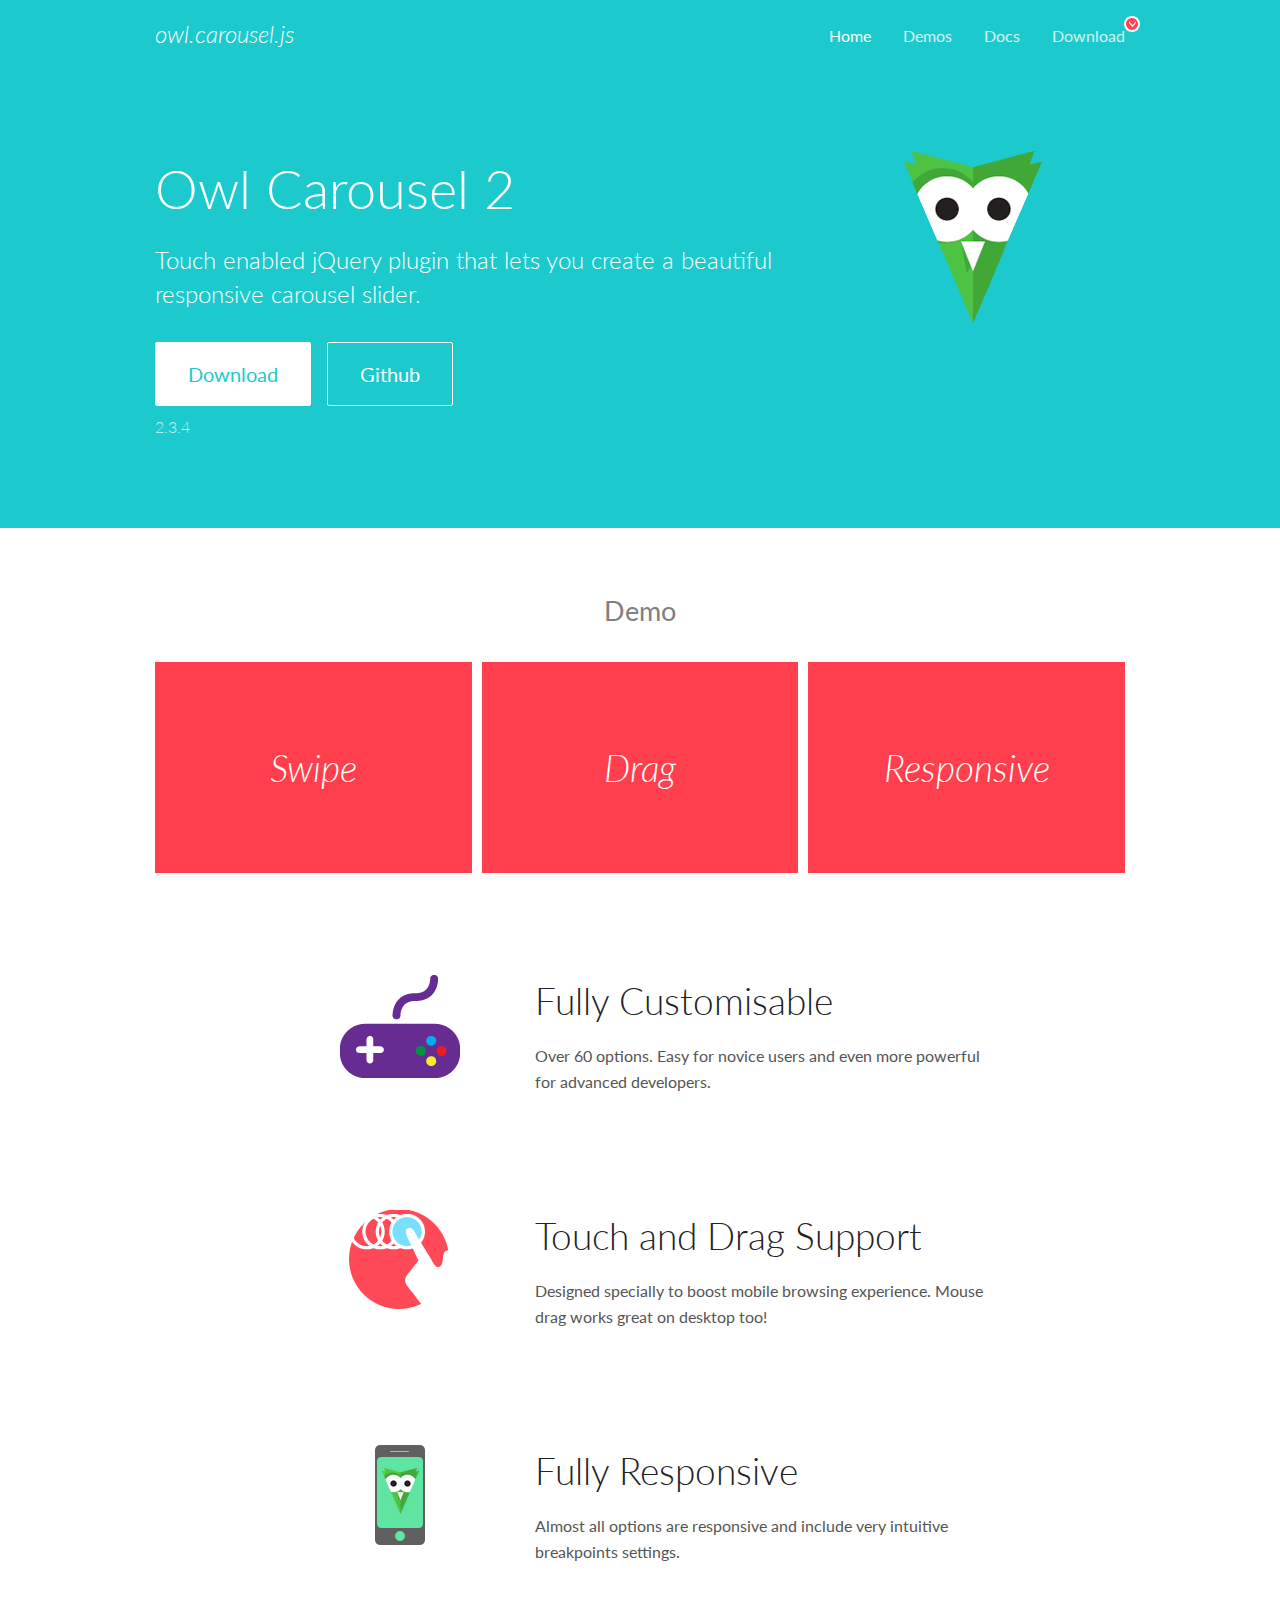
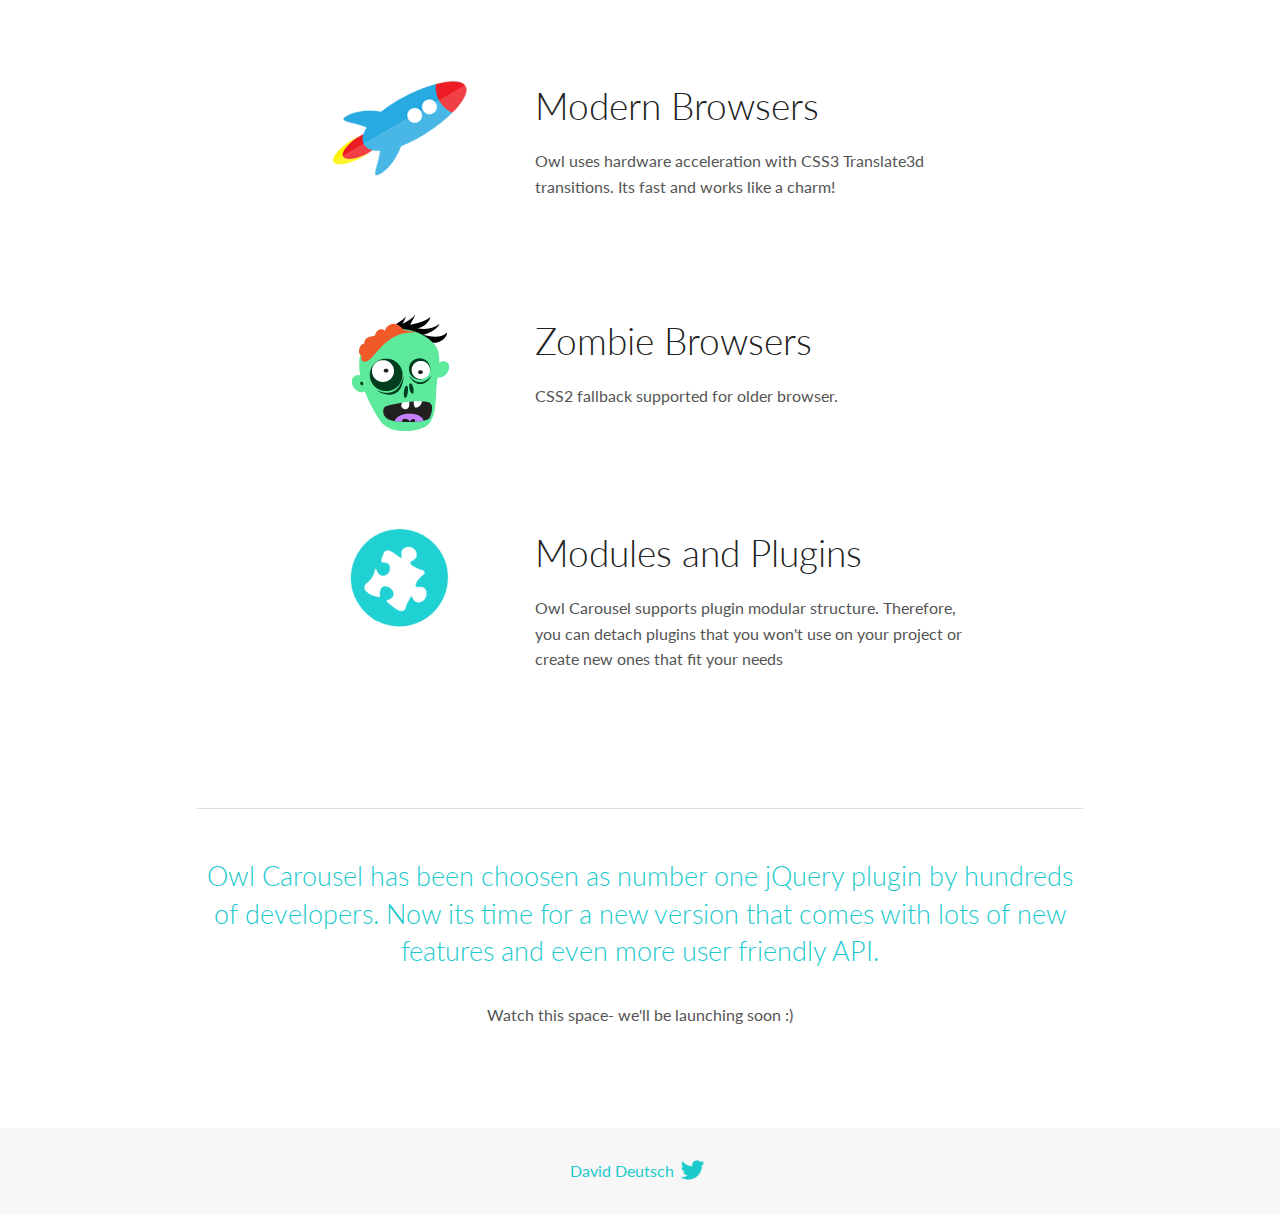
<file: owl/docs/index.html>
<!DOCTYPE html>
<html lang="en">
  <head>

    <!-- head -->
    <meta charset="utf-8">
    <meta name="msapplication-tap-highlight" content="no" />
    <meta name="viewport" content="width=device-width, initial-scale=1.0" />
    <meta name="description" content="Touch enabled jQuery plugin that lets you create beautiful responsive carousel slider.">
    <meta name="author" content="David Deutsch">
    <title>
      Home | Owl Carousel | 2.3.4
    </title>

    <!-- Stylesheets -->
    <link href='https://fonts.googleapis.com/css?family=Lato:300,400,700,400italic,300italic' rel='stylesheet' type='text/css'>
    <link rel="stylesheet" href="assets/css/docs.theme.min.css">

    <!-- Owl Stylesheets -->
    <link rel="stylesheet" href="assets/owlcarousel/assets/owl.carousel.min.css">
    <link rel="stylesheet" href="assets/owlcarousel/assets/owl.theme.default.min.css">

    <!-- HTML5 shim and Respond.js IE8 support of HTML5 elements and media queries -->

    <!--[if lt IE 9]>
      <script src="https://oss.maxcdn.com/libs/html5shiv/3.7.0/html5shiv.js"></script>
      <script src="https://oss.maxcdn.com/libs/respond.js/1.3.0/respond.min.js"></script>
    <![endif]-->

    <!-- Favicons -->
    <link rel="apple-touch-icon-precomposed" sizes="144x144" href="assets/ico/apple-touch-icon-144-precomposed.png">
    <link rel="shortcut icon" href="assets/ico/favicon.png">
    <link rel="shortcut icon" href="favicon.ico">

    <!-- Yeah i know js should not be in header. Its required for demos.-->

    <!-- javascript -->
    <script src="assets/vendors/jquery.min.js"></script>
    <script src="assets/owlcarousel/owl.carousel.js"></script>
  </head>
  <body>

    <!-- header -->
    <header class="header">
      <div class="row">
        <div class="large-12 columns">
          <div class="brand left">
            <h3>
              <a href="/OwlCarousel2/">owl.carousel.js</a> 
            </h3>
          </div>
          <a id="toggle-nav" class="right">
            <span></span> <span></span> <span></span> 
          </a> 
          <div class="nav-bar">
            <ul class="clearfix">
              <li class="active">
                <a href="/OwlCarousel2/index.html">Home</a> 
              </li>
              <li> <a href="/OwlCarousel2/demos/demos.html">Demos</a>  </li>
              <li> <a href="/OwlCarousel2/docs/started-welcome.html">Docs</a>  </li>
              <li>
                <a href="https://github.com/OwlCarousel2/OwlCarousel2/archive/2.3.4.zip">Download</a> 
                <span class="download"></span> 
              </li>
            </ul>
          </div>
        </div>
      </div>
    </header>

    <!-- home panel -->
    <section id="hero">
      <div class="row">
        <div class="large-8 medium-8 columns">
          <h1>Owl Carousel 2</h1>
          <h4>Touch enabled jQuery plugin that lets you create a beautiful responsive carousel slider.</h4>
          <a href="https://github.com/OwlCarousel2/OwlCarousel2/archive/2.3.4.zip" class="hero-button">Download</a> 
          <a href="https://github.com/OwlCarousel2/OwlCarousel2" class="hero-button outline">Github</a> 
          <p>2.3.4</p>
        </div>
        <div class="large-4 medium-4 columns">
          <img class="owl-logo" src="assets/img/owl-logo.png" alt="mr. Owl">
        </div>
      </div>
    </section>

    <!-- body -->
    <div class="home-demo">
      <div class="row">
        <div class="large-12 columns">
          <h3>Demo</h3>
          <div class="owl-carousel">
            <div class="item">
              <h2>Swipe</h2>
            </div>
            <div class="item">
              <h2>Drag</h2>
            </div>
            <div class="item">
              <h2>Responsive</h2>
            </div>
            <div class="item">
              <h2>CSS3</h2>
            </div>
            <div class="item">
              <h2>Fast</h2>
            </div>
            <div class="item">
              <h2>Easy</h2>
            </div>
            <div class="item">
              <h2>Free</h2>
            </div>
            <div class="item">
              <h2>Upgradable</h2>
            </div>
            <div class="item">
              <h2>Tons of options</h2>
            </div>
            <div class="item">
              <h2>Infinity</h2>
            </div>
            <div class="item">
              <h2>Auto Width</h2>
            </div>
          </div>
        </div>
      </div>
    </div>
    <script>
      var owl = $('.owl-carousel');
      owl.owlCarousel({
        margin: 10,
        loop: true,
        responsive: {
          0: {
            items: 1
          },
          600: {
            items: 2
          },
          1000: {
            items: 3
          }
        }
      })
    </script>

    <!-- features -->
    <div id="features">
      <div class="row">
        <div class="small-12 medium-9 small-centered columns">
          <section class="row feature">
            <div class="medium-4 small-12 columns">
              <img src="assets/img/feature-options.png" alt="">
            </div>
            <div class="medium-8 small-12 columns">
              <h2>Fully Customisable</h2>
              <p>Over 60 options. Easy for novice users and even more powerful for advanced developers.</p>
            </div>
          </section>
          <section class="row feature">
            <div class="medium-4 small-12 columns">
              <img src="assets/img/feature-drag.png" alt="">
            </div>
            <div class="medium-8 small-12 columns">
              <h2>Touch and Drag Support</h2>
              <p>Designed specially to boost mobile browsing experience. Mouse drag works great on desktop too!</p>
            </div>
          </section>
          <section class="row feature">
            <div class="medium-4 small-12 columns">
              <img src="assets/img/feature-responsive.png" alt="">
            </div>
            <div class="medium-8 small-12 columns">
              <h2>Fully Responsive</h2>
              <p>Almost all options are responsive and include very intuitive breakpoints settings.</p>
            </div>
          </section>
          <section class="row feature">
            <div class="medium-4 small-12 columns">
              <img src="assets/img/feature-modern.png" alt="">
            </div>
            <div class="medium-8 small-12 columns">
              <h2>Modern Browsers</h2>
              <p>Owl uses hardware acceleration with CSS3 Translate3d transitions. Its fast and works like a charm! </p>
            </div>
          </section>
          <section class="row feature">
            <div class="medium-4 small-12 columns">
              <img src="assets/img/feature-zombie.png" alt="">
            </div>
            <div class="medium-8 small-12 columns">
              <h2>Zombie Browsers</h2>
              <p>CSS2 fallback supported for older browser.</p>
            </div>
          </section>
          <section class="row feature">
            <div class="medium-4 small-12 columns">
              <img src="assets/img/feature-module.png" alt="">
            </div>
            <div class="medium-8 small-12 columns">
              <h2>Modules and Plugins</h2>
              <p>Owl Carousel supports plugin modular structure. Therefore, you can detach plugins that you won&#x27;t use on your project or create new ones that fit your needs</p>
            </div>
          </section>
        </div>
      </div>
    </div>

    <!-- footer -->
    <section id="teaser-text">
      <div class="row">
        <div class="small-12 medium-11 small-centered columns">
          <hr>
          <h3 id="owl-carousel-has-been-choosen-as-number-one-jquery-plugin-by-hundreds-of-developers-now-its-time-for-a-new-version-that-comes-with-lots-of-new-features-and-even-more-user-friendly-api-">Owl Carousel has been choosen as number one jQuery plugin by hundreds of developers. Now its time for a new version that comes with lots of new features and even more user friendly API.</h3>
          <p>Watch this space- we&#39;ll be launching soon :)</p>
        </div>
      </div>
    </section>

    <!-- footer -->
    <footer class="footer">
      <div class="row">
        <div class="large-12 columns">
          <h5>
            <a href="/OwlCarousel2/docs/support-contact.html">David Deutsch</a> 
            <a id="custom-tweet-button" href="https://twitter.com/share?url=https://github.com/OwlCarousel2/OwlCarousel2&text=Owl Carousel - This is so awesome! " target="_blank"></a> 
          </h5>
        </div>
      </div>
    </footer>

    <!-- vendors -->
    <script src="assets/vendors/highlight.js"></script>
    <script src="assets/js/app.js"></script>
  </body>
</html>
</file>
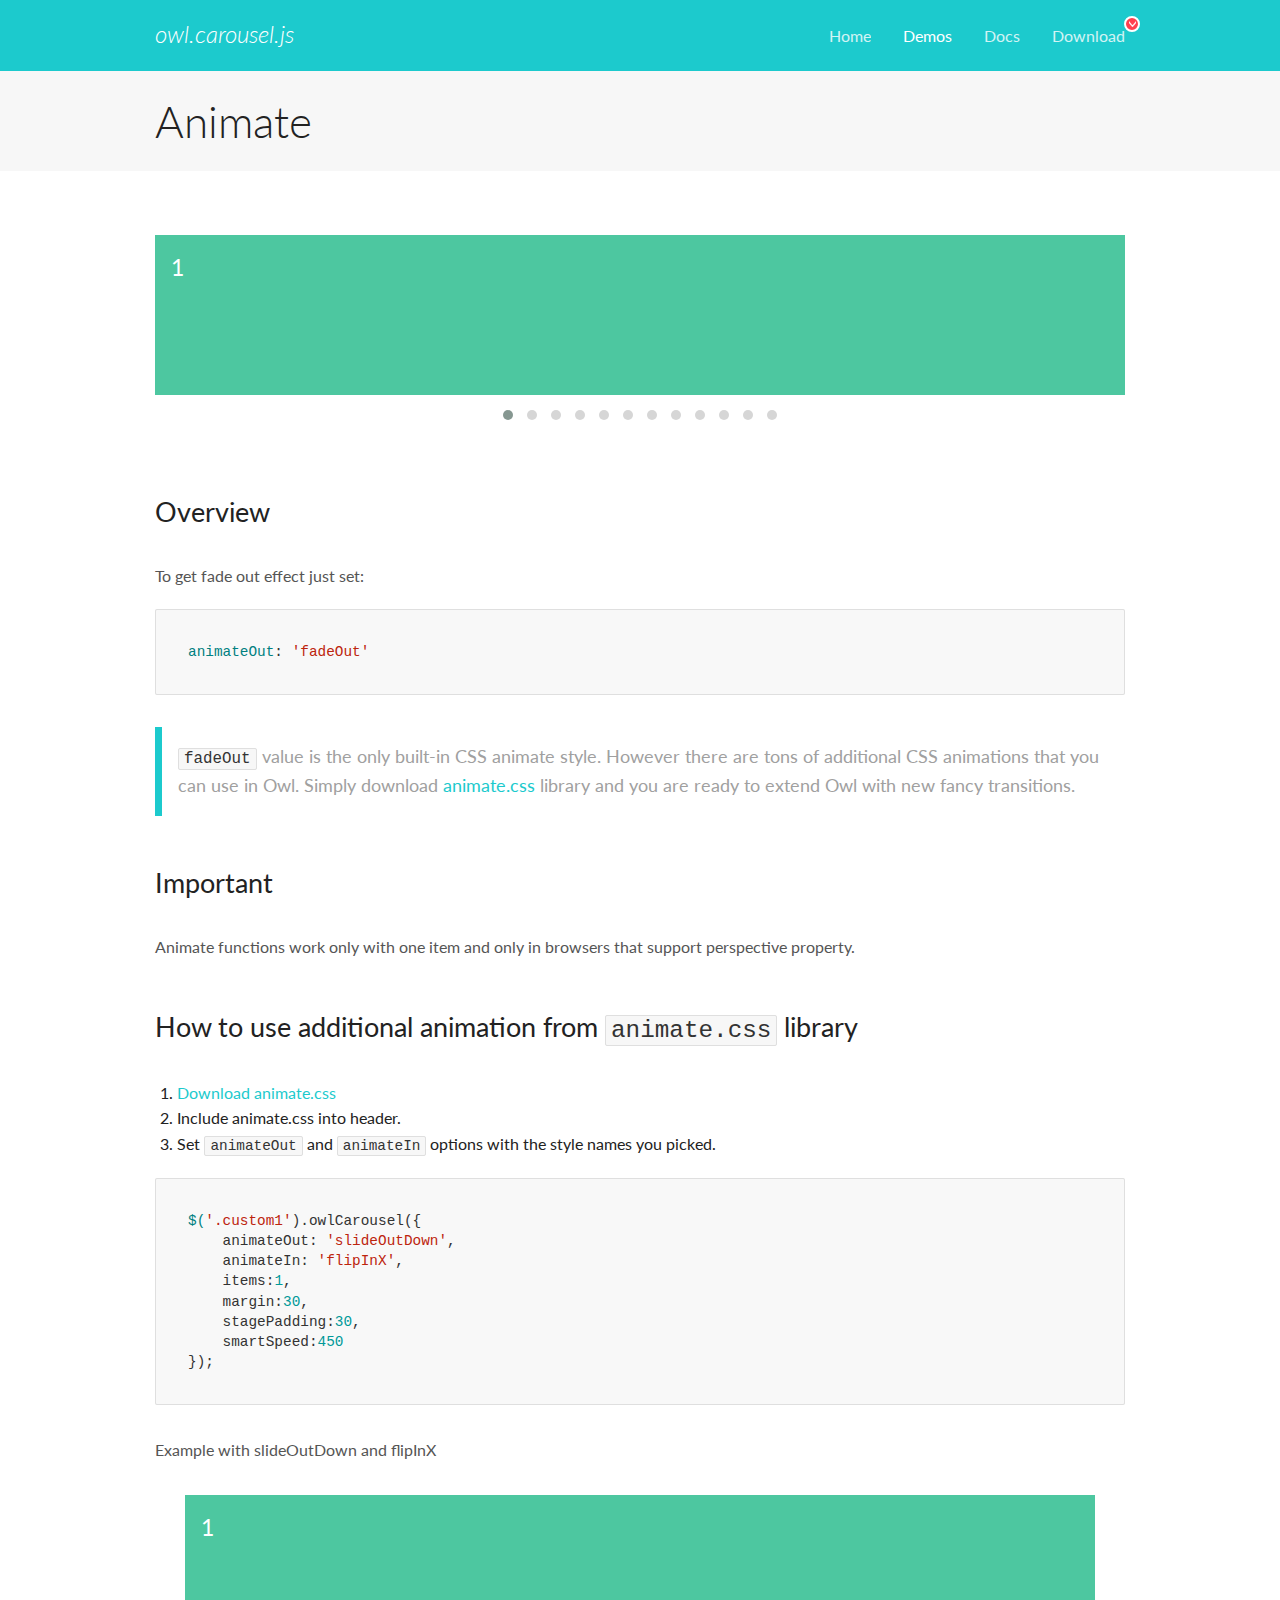
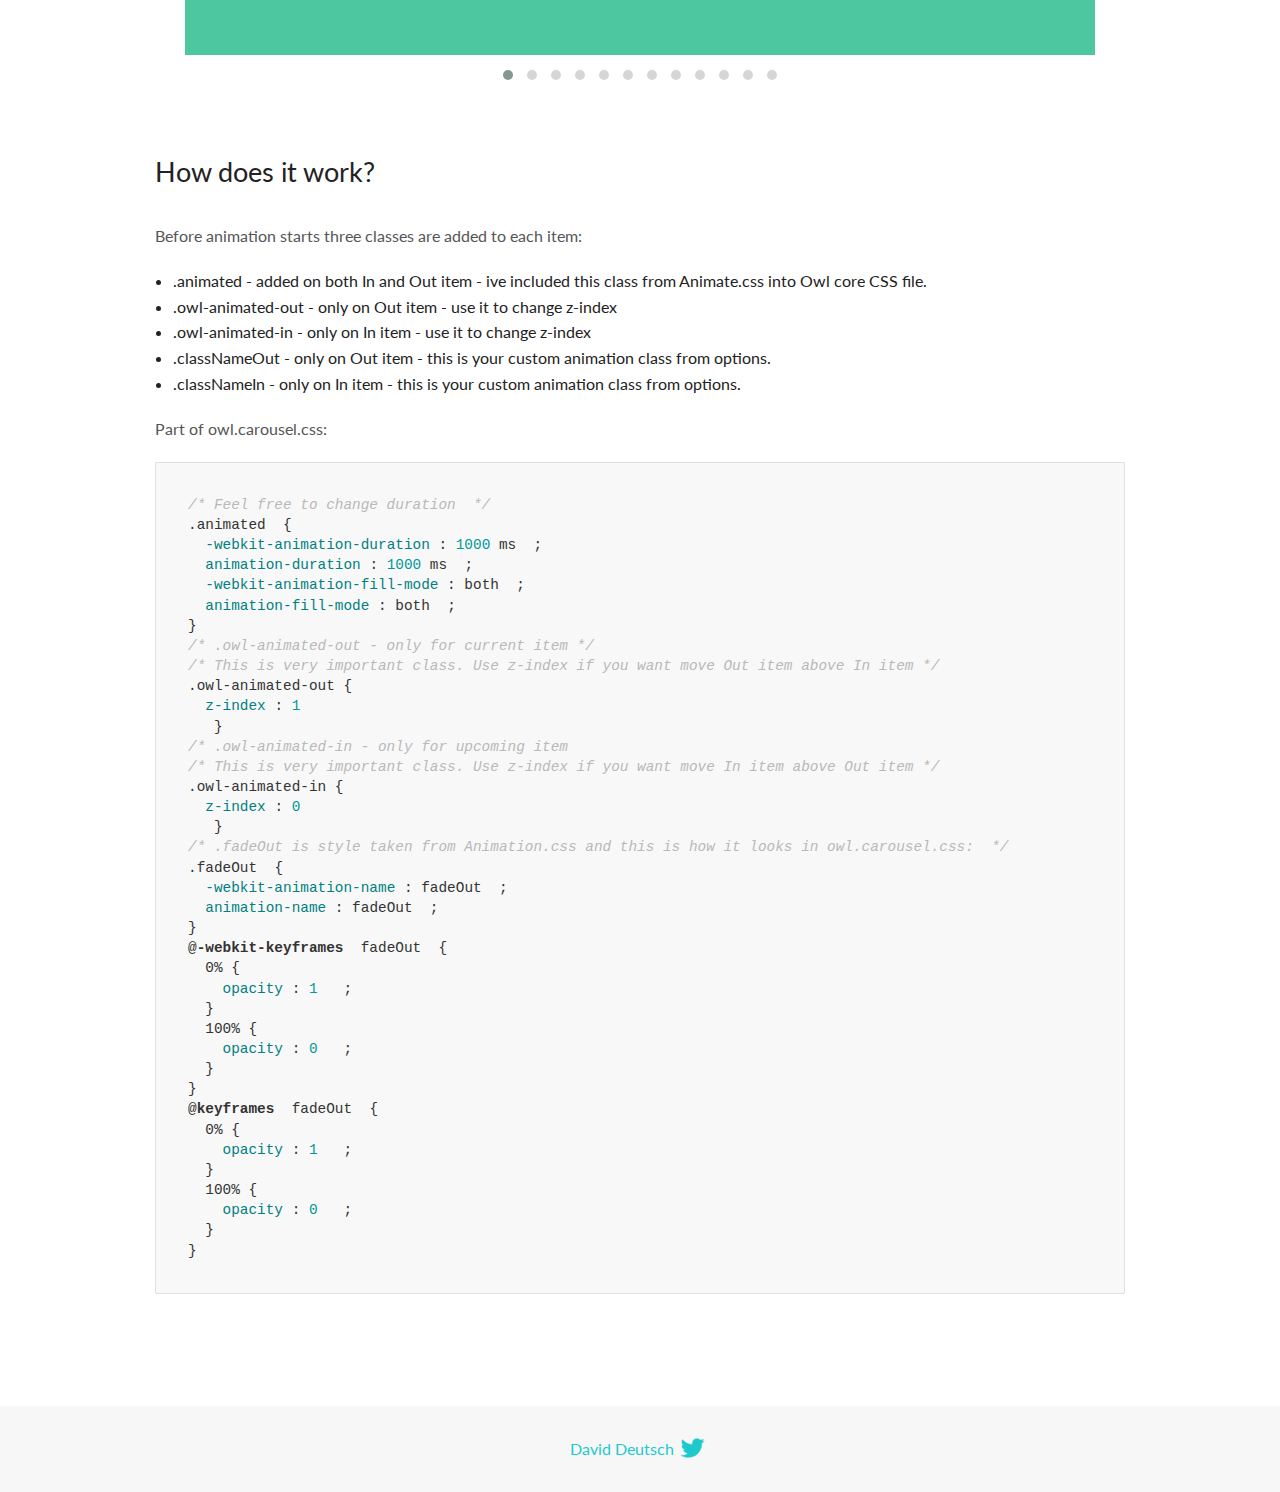
<file: owl/docs/demos/animate.html>
<!DOCTYPE html>
<html lang="en">
  <head>

    <!-- head -->
    <meta charset="utf-8">
    <meta name="msapplication-tap-highlight" content="no" />
    <meta name="viewport" content="width=device-width, initial-scale=1.0" />
    <meta name="description" content="Animate carousel">
    <meta name="author" content="David Deutsch">
    <title>
      Animate Demo | Owl Carousel | 2.3.4
    </title>

    <!-- Stylesheets -->
    <link href='https://fonts.googleapis.com/css?family=Lato:300,400,700,400italic,300italic' rel='stylesheet' type='text/css'>
    <link rel="stylesheet" href="../assets/css/docs.theme.min.css">

    <!-- Owl Stylesheets -->
    <link rel="stylesheet" href="../assets/owlcarousel/assets/owl.carousel.min.css">
    <link rel="stylesheet" href="../assets/owlcarousel/assets/owl.theme.default.min.css">

    <!-- HTML5 shim and Respond.js IE8 support of HTML5 elements and media queries -->

    <!--[if lt IE 9]>
      <script src="https://oss.maxcdn.com/libs/html5shiv/3.7.0/html5shiv.js"></script>
      <script src="https://oss.maxcdn.com/libs/respond.js/1.3.0/respond.min.js"></script>
    <![endif]-->

    <!-- Favicons -->
    <link rel="apple-touch-icon-precomposed" sizes="144x144" href="../assets/ico/apple-touch-icon-144-precomposed.png">
    <link rel="shortcut icon" href="../assets/ico/favicon.png">
    <link rel="shortcut icon" href="favicon.ico">

    <!-- Yeah i know js should not be in header. Its required for demos.-->

    <!-- javascript -->
    <script src="../assets/vendors/jquery.min.js"></script>
    <script src="../assets/owlcarousel/owl.carousel.js"></script>
  </head>
  <body>

    <!-- header -->
    <header class="header">
      <div class="row">
        <div class="large-12 columns">
          <div class="brand left">
            <h3>
              <a href="/OwlCarousel2/">owl.carousel.js</a> 
            </h3>
          </div>
          <a id="toggle-nav" class="right">
            <span></span> <span></span> <span></span> 
          </a> 
          <div class="nav-bar">
            <ul class="clearfix">
              <li> <a href="/OwlCarousel2/index.html">Home</a>  </li>
              <li class="active">
                <a href="/OwlCarousel2/demos/demos.html">Demos</a> 
              </li>
              <li> <a href="/OwlCarousel2/docs/started-welcome.html">Docs</a>  </li>
              <li>
                <a href="https://github.com/OwlCarousel2/OwlCarousel2/archive/2.3.4.zip">Download</a> 
                <span class="download"></span> 
              </li>
            </ul>
          </div>
        </div>
      </div>
    </header>

    <!-- title -->
    <section class="title">
      <div class="row">
        <div class="large-12 columns">
          <h1>Animate</h1>
        </div>
      </div>
    </section>

    <!--  Demos -->
    <section id="demos">
      <div class="row">
        <div class="large-12 columns">
          <div class="fadeOut owl-carousel owl-theme">
            <div class="item">
              <h4>1</h4>
            </div>
            <div class="item">
              <h4>2</h4>
            </div>
            <div class="item">
              <h4>3</h4>
            </div>
            <div class="item">
              <h4>4</h4>
            </div>
            <div class="item">
              <h4>5</h4>
            </div>
            <div class="item">
              <h4>6</h4>
            </div>
            <div class="item">
              <h4>7</h4>
            </div>
            <div class="item">
              <h4>8</h4>
            </div>
            <div class="item">
              <h4>9</h4>
            </div>
            <div class="item">
              <h4>10</h4>
            </div>
            <div class="item">
              <h4>11</h4>
            </div>
            <div class="item">
              <h4>12</h4>
            </div>
          </div>
          <h3 id="overview">Overview</h3>
          <p>To get fade out effect just set:</p>
          <pre><code>animateOut: &#39;fadeOut&#39;</code></pre>
          <blockquote>
            <p><code>fadeOut</code> value is the only built-in CSS animate style. However there are tons of additional CSS animations that you can use in Owl. Simply download
              <a href="https://daneden.github.io/animate.css/">animate.css</a>  library and you are ready to extend Owl with new fancy transitions.</p>
          </blockquote>
          <h3 id="important">Important</h3>
          <p>Animate functions work only with one item and only in browsers that support perspective property.</p>
          <h3 id="how-to-use-additional-animation-from-animate-css-library">How to use additional animation from <code>animate.css</code> library</h3>
          <ol>
            <li> <a href="https://daneden.github.io/animate.css/">Download animate.css</a>  </li>
            <li>Include animate.css into header.</li>
            <li>Set <code>animateOut</code> and <code>animateIn</code> options with the style names you picked.</li>
          </ol>
          <pre><code>$(&#39;.custom1&#39;).owlCarousel({
    animateOut: &#39;slideOutDown&#39;,
    animateIn: &#39;flipInX&#39;,
    items:1,
    margin:30,
    stagePadding:30,
    smartSpeed:450
});</code></pre>
          <p>Example with slideOutDown and flipInX</p>
          <div class="custom1 owl-carousel owl-theme">
            <div class="item">
              <h4>1</h4>
            </div>
            <div class="item">
              <h4>2</h4>
            </div>
            <div class="item">
              <h4>3</h4>
            </div>
            <div class="item">
              <h4>4</h4>
            </div>
            <div class="item">
              <h4>5</h4>
            </div>
            <div class="item">
              <h4>6</h4>
            </div>
            <div class="item">
              <h4>7</h4>
            </div>
            <div class="item">
              <h4>8</h4>
            </div>
            <div class="item">
              <h4>9</h4>
            </div>
            <div class="item">
              <h4>10</h4>
            </div>
            <div class="item">
              <h4>11</h4>
            </div>
            <div class="item">
              <h4>12</h4>
            </div>
          </div>
          <h3 id="how-does-it-work-">How does it work?</h3>
          <p>Before animation starts three classes are added to each item:</p>
          <ul>
            <li>.animated - added on both In and Out item - ive included this class from Animate.css into Owl core CSS file.</li>
            <li>.owl-animated-out - only on Out item - use it to change z-index</li>
            <li>.owl-animated-in - only on In item - use it to change z-index</li>
            <li>.classNameOut - only on Out item - this is your custom animation class from options.</li>
            <li>.classNameIn - only on In item - this is your custom animation class from options.</li>
          </ul>
          <p>Part of owl.carousel.css:</p>
          <pre><code class="language-css"><span class="comment">/* Feel free to change duration  */</span> 
<span class="class">.animated</span>  <span class="rules">{
  <span class="rule"><span class="attribute">-webkit-animation-duration</span> :<span class="value"> <span class="number">1000</span> ms</span> </span> ;
  <span class="rule"><span class="attribute">animation-duration</span> :<span class="value"> <span class="number">1000</span> ms</span> </span> ;
  <span class="rule"><span class="attribute">-webkit-animation-fill-mode</span> :<span class="value"> both</span> </span> ;
  <span class="rule"><span class="attribute">animation-fill-mode</span> :<span class="value"> both</span> </span> ;
<span class="rule">}</span> </span> 
<span class="comment">/* .owl-animated-out - only for current item */</span> 
<span class="comment">/* This is very important class. Use z-index if you want move Out item above In item */</span> 
<span class="class">.owl-animated-out</span> <span class="rules">{
  <span class="rule"><span class="attribute">z-index</span> :<span class="value"> <span class="number">1</span> 
</span> </span> </span> }
<span class="comment">/* .owl-animated-in - only for upcoming item
/* This is very important class. Use z-index if you want move In item above Out item */</span> 
<span class="class">.owl-animated-in</span> <span class="rules">{
  <span class="rule"><span class="attribute">z-index</span> :<span class="value"> <span class="number">0</span> 
</span> </span> </span> }
<span class="comment">/* .fadeOut is style taken from Animation.css and this is how it looks in owl.carousel.css:  */</span> 
<span class="class">.fadeOut</span>  <span class="rules">{
  <span class="rule"><span class="attribute">-webkit-animation-name</span> :<span class="value"> fadeOut</span> </span> ;
  <span class="rule"><span class="attribute">animation-name</span> :<span class="value"> fadeOut</span> </span> ;
<span class="rule">}</span> </span> 
<span class="at_rule">@<span class="keyword">-webkit-keyframes</span>  fadeOut </span> {
  0% <span class="rules">{
    <span class="rule"><span class="attribute">opacity</span> :<span class="value"> <span class="number">1</span> </span> </span> ;
  <span class="rule">}</span> </span> 
  100% <span class="rules">{
    <span class="rule"><span class="attribute">opacity</span> :<span class="value"> <span class="number">0</span> </span> </span> ;
  <span class="rule">}</span> </span> 
}
<span class="at_rule">@<span class="keyword">keyframes</span>  fadeOut </span> {
  0% <span class="rules">{
    <span class="rule"><span class="attribute">opacity</span> :<span class="value"> <span class="number">1</span> </span> </span> ;
  <span class="rule">}</span> </span> 
  100% <span class="rules">{
    <span class="rule"><span class="attribute">opacity</span> :<span class="value"> <span class="number">0</span> </span> </span> ;
  <span class="rule">}</span> </span> 
}</code></pre>
          <link rel="stylesheet" href="../assets/css/animate.css">
          <script>
            jQuery(document).ready(function($) {
              $('.fadeOut').owlCarousel({
                items: 1,
                animateOut: 'fadeOut',
                loop: true,
                margin: 10,
              });
              $('.custom1').owlCarousel({
                animateOut: 'slideOutDown',
                animateIn: 'flipInX',
                items: 1,
                margin: 30,
                stagePadding: 30,
                smartSpeed: 450
              });
            });
          </script>
        </div>
      </div>
    </section>

    <!-- footer -->
    <footer class="footer">
      <div class="row">
        <div class="large-12 columns">
          <h5>
            <a href="/OwlCarousel2/docs/support-contact.html">David Deutsch</a> 
            <a id="custom-tweet-button" href="https://twitter.com/share?url=https://github.com/OwlCarousel2/OwlCarousel2&text=Owl Carousel - This is so awesome! " target="_blank"></a> 
          </h5>
        </div>
      </div>
    </footer>

    <!-- vendors -->
    <script src="../assets/vendors/highlight.js"></script>
    <script src="../assets/js/app.js"></script>
  </body>
</html>
</file>
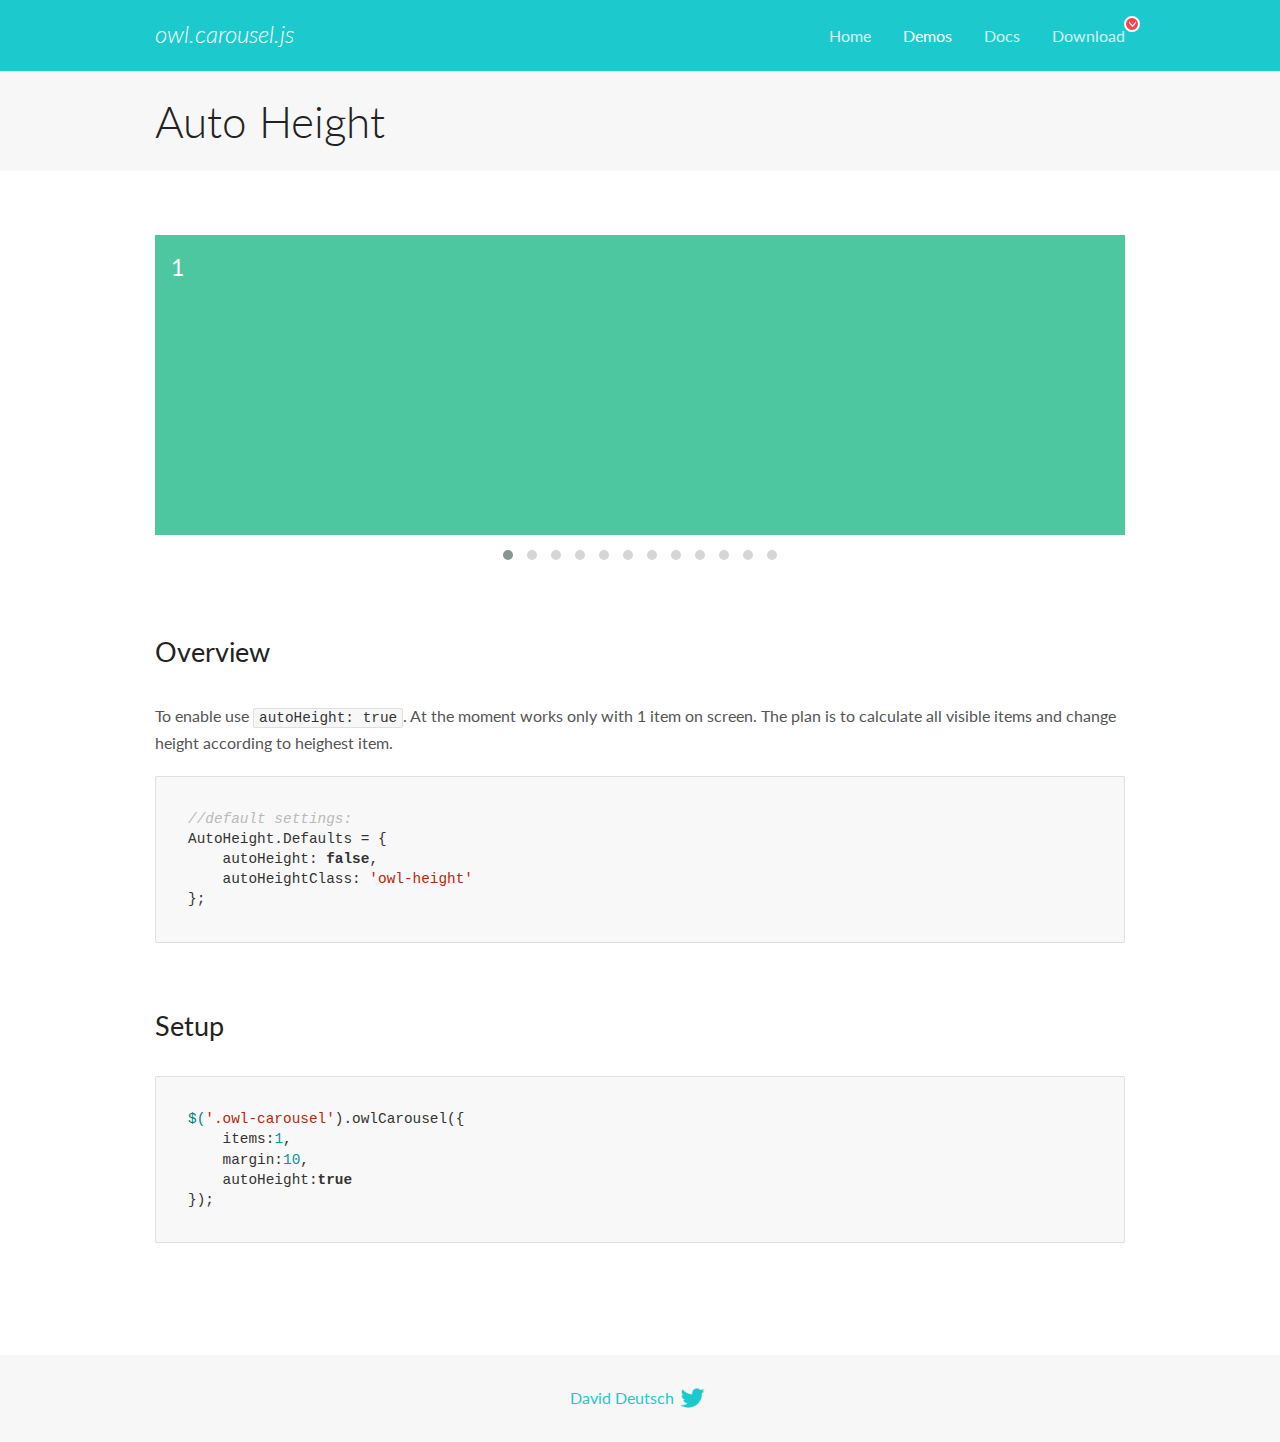
<file: owl/docs/demos/autoheight.html>
<!DOCTYPE html>
<html lang="en">
  <head>

    <!-- head -->
    <meta charset="utf-8">
    <meta name="msapplication-tap-highlight" content="no" />
    <meta name="viewport" content="width=device-width, initial-scale=1.0" />
    <meta name="description" content="autoHeight usage demo">
    <meta name="author" content="David Deutsch">
    <title>
      Auto Height Demo | Owl Carousel | 2.3.4
    </title>

    <!-- Stylesheets -->
    <link href='https://fonts.googleapis.com/css?family=Lato:300,400,700,400italic,300italic' rel='stylesheet' type='text/css'>
    <link rel="stylesheet" href="../assets/css/docs.theme.min.css">

    <!-- Owl Stylesheets -->
    <link rel="stylesheet" href="../assets/owlcarousel/assets/owl.carousel.min.css">
    <link rel="stylesheet" href="../assets/owlcarousel/assets/owl.theme.default.min.css">

    <!-- HTML5 shim and Respond.js IE8 support of HTML5 elements and media queries -->

    <!--[if lt IE 9]>
      <script src="https://oss.maxcdn.com/libs/html5shiv/3.7.0/html5shiv.js"></script>
      <script src="https://oss.maxcdn.com/libs/respond.js/1.3.0/respond.min.js"></script>
    <![endif]-->

    <!-- Favicons -->
    <link rel="apple-touch-icon-precomposed" sizes="144x144" href="../assets/ico/apple-touch-icon-144-precomposed.png">
    <link rel="shortcut icon" href="../assets/ico/favicon.png">
    <link rel="shortcut icon" href="favicon.ico">

    <!-- Yeah i know js should not be in header. Its required for demos.-->

    <!-- javascript -->
    <script src="../assets/vendors/jquery.min.js"></script>
    <script src="../assets/owlcarousel/owl.carousel.js"></script>
  </head>
  <body>

    <!-- header -->
    <header class="header">
      <div class="row">
        <div class="large-12 columns">
          <div class="brand left">
            <h3>
              <a href="/OwlCarousel2/">owl.carousel.js</a> 
            </h3>
          </div>
          <a id="toggle-nav" class="right">
            <span></span> <span></span> <span></span> 
          </a> 
          <div class="nav-bar">
            <ul class="clearfix">
              <li> <a href="/OwlCarousel2/index.html">Home</a>  </li>
              <li class="active">
                <a href="/OwlCarousel2/demos/demos.html">Demos</a> 
              </li>
              <li> <a href="/OwlCarousel2/docs/started-welcome.html">Docs</a>  </li>
              <li>
                <a href="https://github.com/OwlCarousel2/OwlCarousel2/archive/2.3.4.zip">Download</a> 
                <span class="download"></span> 
              </li>
            </ul>
          </div>
        </div>
      </div>
    </header>

    <!-- title -->
    <section class="title">
      <div class="row">
        <div class="large-12 columns">
          <h1>Auto Height</h1>
        </div>
      </div>
    </section>

    <!--  Demos -->
    <section id="demos">
      <div class="row">
        <div class="large-12 columns">
          <div class="owl-carousel owl-theme">
            <div class="item" style="height:300px">
              <h4>1</h4>
            </div>
            <div class="item" style="height:100px">
              <h4>2</h4>
            </div>
            <div class="item" style="height:500px">
              <h4>3</h4>
            </div>
            <div class="item" style="height:250px">
              <h4>4</h4>
            </div>
            <div class="item" style="height:400px">
              <h4>5</h4>
            </div>
            <div class="item" style="height:500px">
              <h4>6</h4>
            </div>
            <div class="item" style="height:600px">
              <h4>7</h4>
            </div>
            <div class="item" style="height:400px">
              <h4>8</h4>
            </div>
            <div class="item" style="height:300px">
              <h4>9</h4>
            </div>
            <div class="item" style="height:350px">
              <h4>10</h4>
            </div>
            <div class="item" style="height:200px">
              <h4>11</h4>
            </div>
            <div class="item" style="height:150px">
              <h4>12</h4>
            </div>
          </div>
          <h3 id="overview">Overview</h3>
          <p>To enable use <code>autoHeight: true</code>. At the moment works only with 1 item on screen. The plan is to calculate all visible items and change height according to heighest item.</p>
          <pre><code>//default settings:
AutoHeight.Defaults = {
    autoHeight: false,
    autoHeightClass: &#39;owl-height&#39;
};</code></pre>
          <h3 id="setup">Setup</h3>
          <pre><code>$(&#39;.owl-carousel&#39;).owlCarousel({
    items:1,
    margin:10,
    autoHeight:true
});</code></pre>
          <script>
            $(document).ready(function() {
              $('.owl-carousel').owlCarousel({
                items: 1,
                margin: 10,
                autoHeight: true
              });
            })
          </script>
        </div>
      </div>
    </section>

    <!-- footer -->
    <footer class="footer">
      <div class="row">
        <div class="large-12 columns">
          <h5>
            <a href="/OwlCarousel2/docs/support-contact.html">David Deutsch</a> 
            <a id="custom-tweet-button" href="https://twitter.com/share?url=https://github.com/OwlCarousel2/OwlCarousel2&text=Owl Carousel - This is so awesome! " target="_blank"></a> 
          </h5>
        </div>
      </div>
    </footer>

    <!-- vendors -->
    <script src="../assets/vendors/highlight.js"></script>
    <script src="../assets/js/app.js"></script>
  </body>
</html>
</file>
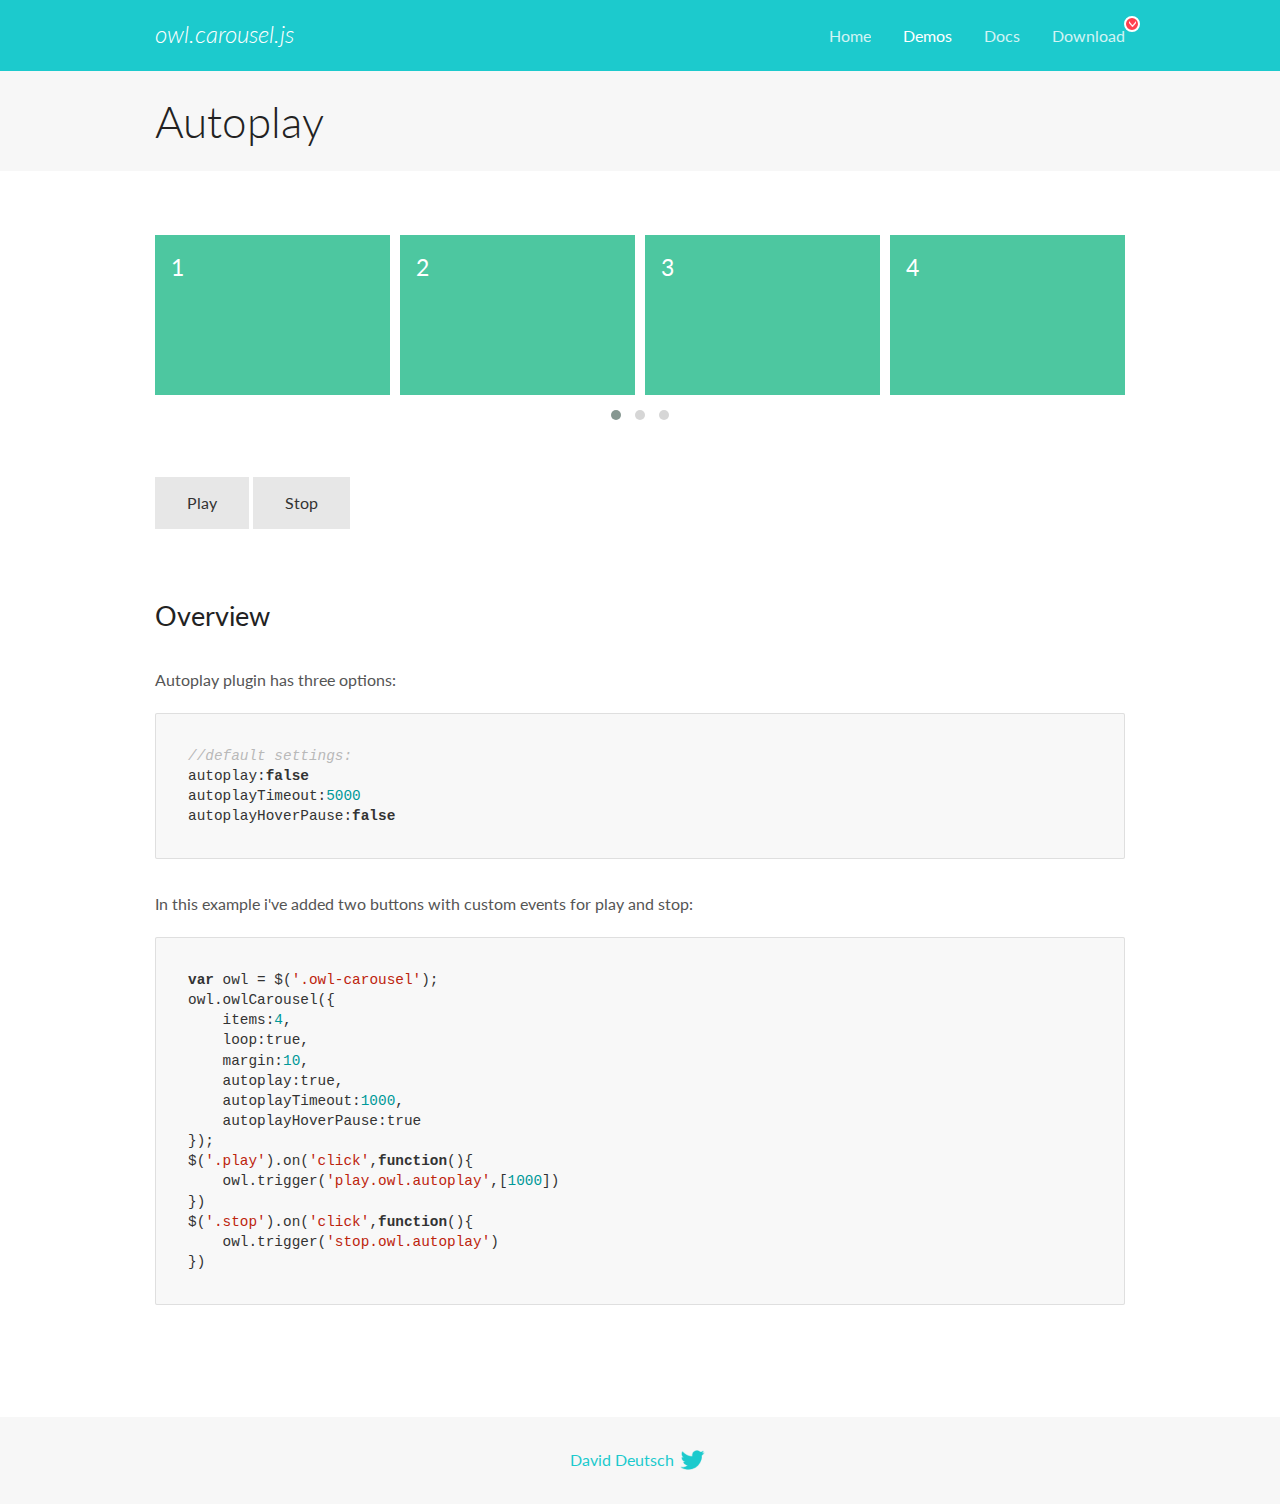
<file: owl/docs/demos/autoplay.html>
<!DOCTYPE html>
<html lang="en">
  <head>

    <!-- head -->
    <meta charset="utf-8">
    <meta name="msapplication-tap-highlight" content="no" />
    <meta name="viewport" content="width=device-width, initial-scale=1.0" />
    <meta name="description" content="Autoplay usage demo">
    <meta name="author" content="David Deutsch">
    <title>
      Autoplay Demo | Owl Carousel | 2.3.4
    </title>

    <!-- Stylesheets -->
    <link href='https://fonts.googleapis.com/css?family=Lato:300,400,700,400italic,300italic' rel='stylesheet' type='text/css'>
    <link rel="stylesheet" href="../assets/css/docs.theme.min.css">

    <!-- Owl Stylesheets -->
    <link rel="stylesheet" href="../assets/owlcarousel/assets/owl.carousel.min.css">
    <link rel="stylesheet" href="../assets/owlcarousel/assets/owl.theme.default.min.css">

    <!-- HTML5 shim and Respond.js IE8 support of HTML5 elements and media queries -->

    <!--[if lt IE 9]>
      <script src="https://oss.maxcdn.com/libs/html5shiv/3.7.0/html5shiv.js"></script>
      <script src="https://oss.maxcdn.com/libs/respond.js/1.3.0/respond.min.js"></script>
    <![endif]-->

    <!-- Favicons -->
    <link rel="apple-touch-icon-precomposed" sizes="144x144" href="../assets/ico/apple-touch-icon-144-precomposed.png">
    <link rel="shortcut icon" href="../assets/ico/favicon.png">
    <link rel="shortcut icon" href="favicon.ico">

    <!-- Yeah i know js should not be in header. Its required for demos.-->

    <!-- javascript -->
    <script src="../assets/vendors/jquery.min.js"></script>
    <script src="../assets/owlcarousel/owl.carousel.js"></script>
  </head>
  <body>

    <!-- header -->
    <header class="header">
      <div class="row">
        <div class="large-12 columns">
          <div class="brand left">
            <h3>
              <a href="/OwlCarousel2/">owl.carousel.js</a> 
            </h3>
          </div>
          <a id="toggle-nav" class="right">
            <span></span> <span></span> <span></span> 
          </a> 
          <div class="nav-bar">
            <ul class="clearfix">
              <li> <a href="/OwlCarousel2/index.html">Home</a>  </li>
              <li class="active">
                <a href="/OwlCarousel2/demos/demos.html">Demos</a> 
              </li>
              <li> <a href="/OwlCarousel2/docs/started-welcome.html">Docs</a>  </li>
              <li>
                <a href="https://github.com/OwlCarousel2/OwlCarousel2/archive/2.3.4.zip">Download</a> 
                <span class="download"></span> 
              </li>
            </ul>
          </div>
        </div>
      </div>
    </header>

    <!-- title -->
    <section class="title">
      <div class="row">
        <div class="large-12 columns">
          <h1>Autoplay</h1>
        </div>
      </div>
    </section>

    <!--  Demos -->
    <section id="demos">
      <div class="row">
        <div class="large-12 columns">
          <div class="owl-carousel owl-theme">
            <div class="item">
              <h4>1</h4>
            </div>
            <div class="item">
              <h4>2</h4>
            </div>
            <div class="item">
              <h4>3</h4>
            </div>
            <div class="item">
              <h4>4</h4>
            </div>
            <div class="item">
              <h4>5</h4>
            </div>
            <div class="item">
              <h4>6</h4>
            </div>
            <div class="item">
              <h4>7</h4>
            </div>
            <div class="item">
              <h4>8</h4>
            </div>
            <div class="item">
              <h4>9</h4>
            </div>
            <div class="item">
              <h4>10</h4>
            </div>
            <div class="item">
              <h4>11</h4>
            </div>
            <div class="item">
              <h4>12</h4>
            </div>
          </div>
          <a class="button secondary play">Play</a> 
          <a class="button secondary stop">Stop</a> 
          <h3 id="overview">Overview</h3>
          <p>Autoplay plugin has three options:</p>
          <pre><code>//default settings:
autoplay:false
autoplayTimeout:5000
autoplayHoverPause:false</code></pre>
          <p>In this example i&#39;ve added two buttons with custom events for play and stop:</p>
          <pre><code>var owl = $(&#39;.owl-carousel&#39;);
owl.owlCarousel({
    items:4,
    loop:true,
    margin:10,
    autoplay:true,
    autoplayTimeout:1000,
    autoplayHoverPause:true
});
$(&#39;.play&#39;).on(&#39;click&#39;,function(){
    owl.trigger(&#39;play.owl.autoplay&#39;,[1000])
})
$(&#39;.stop&#39;).on(&#39;click&#39;,function(){
    owl.trigger(&#39;stop.owl.autoplay&#39;)
})</code></pre>
          <script>
            $(document).ready(function() {
              var owl = $('.owl-carousel');
              owl.owlCarousel({
                items: 4,
                loop: true,
                margin: 10,
                autoplay: true,
                autoplayTimeout: 1000,
                autoplayHoverPause: true
              });
              $('.play').on('click', function() {
                owl.trigger('play.owl.autoplay', [1000])
              })
              $('.stop').on('click', function() {
                owl.trigger('stop.owl.autoplay')
              })
            })
          </script>
        </div>
      </div>
    </section>

    <!-- footer -->
    <footer class="footer">
      <div class="row">
        <div class="large-12 columns">
          <h5>
            <a href="/OwlCarousel2/docs/support-contact.html">David Deutsch</a> 
            <a id="custom-tweet-button" href="https://twitter.com/share?url=https://github.com/OwlCarousel2/OwlCarousel2&text=Owl Carousel - This is so awesome! " target="_blank"></a> 
          </h5>
        </div>
      </div>
    </footer>

    <!-- vendors -->
    <script src="../assets/vendors/highlight.js"></script>
    <script src="../assets/js/app.js"></script>
  </body>
</html>
</file>
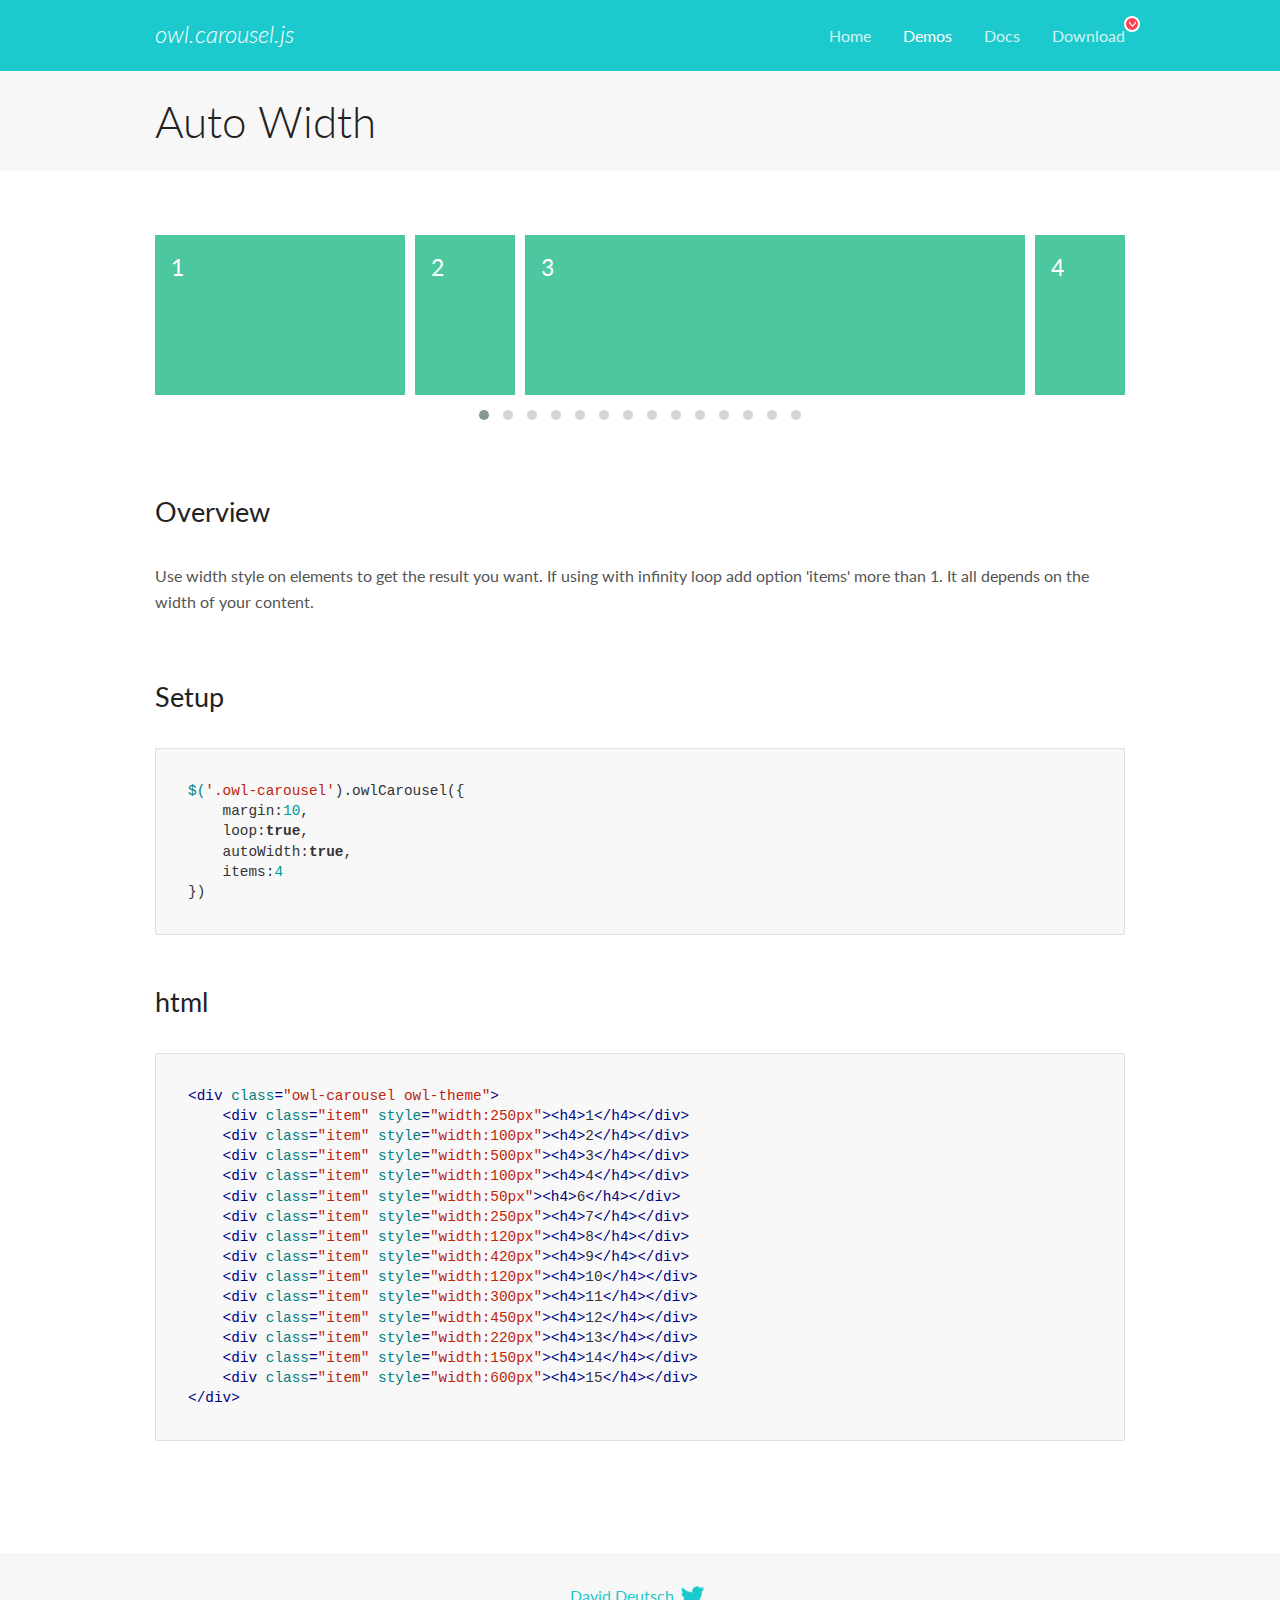
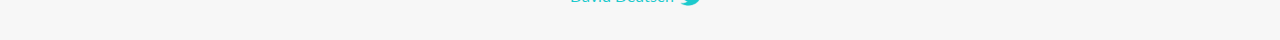
<file: owl/docs/demos/autowidth.html>
<!DOCTYPE html>
<html lang="en">
  <head>

    <!-- head -->
    <meta charset="utf-8">
    <meta name="msapplication-tap-highlight" content="no" />
    <meta name="viewport" content="width=device-width, initial-scale=1.0" />
    <meta name="description" content="Auto Width">
    <meta name="author" content="David Deutsch">
    <title>
      Auto Width Demo | Owl Carousel | 2.3.4
    </title>

    <!-- Stylesheets -->
    <link href='https://fonts.googleapis.com/css?family=Lato:300,400,700,400italic,300italic' rel='stylesheet' type='text/css'>
    <link rel="stylesheet" href="../assets/css/docs.theme.min.css">

    <!-- Owl Stylesheets -->
    <link rel="stylesheet" href="../assets/owlcarousel/assets/owl.carousel.min.css">
    <link rel="stylesheet" href="../assets/owlcarousel/assets/owl.theme.default.min.css">

    <!-- HTML5 shim and Respond.js IE8 support of HTML5 elements and media queries -->

    <!--[if lt IE 9]>
      <script src="https://oss.maxcdn.com/libs/html5shiv/3.7.0/html5shiv.js"></script>
      <script src="https://oss.maxcdn.com/libs/respond.js/1.3.0/respond.min.js"></script>
    <![endif]-->

    <!-- Favicons -->
    <link rel="apple-touch-icon-precomposed" sizes="144x144" href="../assets/ico/apple-touch-icon-144-precomposed.png">
    <link rel="shortcut icon" href="../assets/ico/favicon.png">
    <link rel="shortcut icon" href="favicon.ico">

    <!-- Yeah i know js should not be in header. Its required for demos.-->

    <!-- javascript -->
    <script src="../assets/vendors/jquery.min.js"></script>
    <script src="../assets/owlcarousel/owl.carousel.js"></script>
  </head>
  <body>

    <!-- header -->
    <header class="header">
      <div class="row">
        <div class="large-12 columns">
          <div class="brand left">
            <h3>
              <a href="/OwlCarousel2/">owl.carousel.js</a> 
            </h3>
          </div>
          <a id="toggle-nav" class="right">
            <span></span> <span></span> <span></span> 
          </a> 
          <div class="nav-bar">
            <ul class="clearfix">
              <li> <a href="/OwlCarousel2/index.html">Home</a>  </li>
              <li class="active">
                <a href="/OwlCarousel2/demos/demos.html">Demos</a> 
              </li>
              <li> <a href="/OwlCarousel2/docs/started-welcome.html">Docs</a>  </li>
              <li>
                <a href="https://github.com/OwlCarousel2/OwlCarousel2/archive/2.3.4.zip">Download</a> 
                <span class="download"></span> 
              </li>
            </ul>
          </div>
        </div>
      </div>
    </header>

    <!-- title -->
    <section class="title">
      <div class="row">
        <div class="large-12 columns">
          <h1>Auto Width</h1>
        </div>
      </div>
    </section>

    <!--  Demos -->
    <section id="demos">
      <div class="row">
        <div class="large-12 columns">
          <div class="owl-carousel owl-theme">
            <div class="item" style="width:250px">
              <h4>1</h4>
            </div>
            <div class="item" style="width:100px">
              <h4>2</h4>
            </div>
            <div class="item" style="width:500px">
              <h4>3</h4>
            </div>
            <div class="item" style="width:100px">
              <h4>4</h4>
            </div>
            <div class="item" style="width:50px">
              <h4>6</h4>
            </div>
            <div class="item" style="width:250px">
              <h4>7</h4>
            </div>
            <div class="item" style="width:120px">
              <h4>8</h4>
            </div>
            <div class="item" style="width:420px">
              <h4>9</h4>
            </div>
            <div class="item" style="width:120px">
              <h4>10</h4>
            </div>
            <div class="item" style="width:300px">
              <h4>11</h4>
            </div>
            <div class="item" style="width:450px">
              <h4>12</h4>
            </div>
            <div class="item" style="width:220px">
              <h4>13</h4>
            </div>
            <div class="item" style="width:150px">
              <h4>14</h4>
            </div>
            <div class="item" style="width:600px">
              <h4>15</h4>
            </div>
          </div>
          <h3 id="overview">Overview</h3>
          <p>Use width style on elements to get the result you want. If using with infinity loop add option &#39;items&#39; more than 1. It all depends on the width of your content.</p>
          <h3 id="setup">Setup</h3>
          <pre><code>$(&#39;.owl-carousel&#39;).owlCarousel({
    margin:10,
    loop:true,
    autoWidth:true,
    items:4
})</code></pre>
          <h3 id="html">html</h3>
          <pre><code>&lt;div class=&quot;owl-carousel owl-theme&quot;&gt;
    &lt;div class=&quot;item&quot; style=&quot;width:250px&quot;&gt;&lt;h4&gt;1&lt;/h4&gt;&lt;/div&gt;
    &lt;div class=&quot;item&quot; style=&quot;width:100px&quot;&gt;&lt;h4&gt;2&lt;/h4&gt;&lt;/div&gt;
    &lt;div class=&quot;item&quot; style=&quot;width:500px&quot;&gt;&lt;h4&gt;3&lt;/h4&gt;&lt;/div&gt;
    &lt;div class=&quot;item&quot; style=&quot;width:100px&quot;&gt;&lt;h4&gt;4&lt;/h4&gt;&lt;/div&gt;
    &lt;div class=&quot;item&quot; style=&quot;width:50px&quot;&gt;&lt;h4&gt;6&lt;/h4&gt;&lt;/div&gt;
    &lt;div class=&quot;item&quot; style=&quot;width:250px&quot;&gt;&lt;h4&gt;7&lt;/h4&gt;&lt;/div&gt;
    &lt;div class=&quot;item&quot; style=&quot;width:120px&quot;&gt;&lt;h4&gt;8&lt;/h4&gt;&lt;/div&gt;
    &lt;div class=&quot;item&quot; style=&quot;width:420px&quot;&gt;&lt;h4&gt;9&lt;/h4&gt;&lt;/div&gt;
    &lt;div class=&quot;item&quot; style=&quot;width:120px&quot;&gt;&lt;h4&gt;10&lt;/h4&gt;&lt;/div&gt;
    &lt;div class=&quot;item&quot; style=&quot;width:300px&quot;&gt;&lt;h4&gt;11&lt;/h4&gt;&lt;/div&gt;
    &lt;div class=&quot;item&quot; style=&quot;width:450px&quot;&gt;&lt;h4&gt;12&lt;/h4&gt;&lt;/div&gt;
    &lt;div class=&quot;item&quot; style=&quot;width:220px&quot;&gt;&lt;h4&gt;13&lt;/h4&gt;&lt;/div&gt;
    &lt;div class=&quot;item&quot; style=&quot;width:150px&quot;&gt;&lt;h4&gt;14&lt;/h4&gt;&lt;/div&gt;
    &lt;div class=&quot;item&quot; style=&quot;width:600px&quot;&gt;&lt;h4&gt;15&lt;/h4&gt;&lt;/div&gt;
&lt;/div&gt;</code></pre>
          <script>
            $(document).ready(function() {
              $('.owl-carousel').owlCarousel({
                margin: 10,
                loop: true,
                autoWidth: true,
                items: 4
              })
            })
          </script>
        </div>
      </div>
    </section>

    <!-- footer -->
    <footer class="footer">
      <div class="row">
        <div class="large-12 columns">
          <h5>
            <a href="/OwlCarousel2/docs/support-contact.html">David Deutsch</a> 
            <a id="custom-tweet-button" href="https://twitter.com/share?url=https://github.com/OwlCarousel2/OwlCarousel2&text=Owl Carousel - This is so awesome! " target="_blank"></a> 
          </h5>
        </div>
      </div>
    </footer>

    <!-- vendors -->
    <script src="../assets/vendors/highlight.js"></script>
    <script src="../assets/js/app.js"></script>
  </body>
</html>
</file>
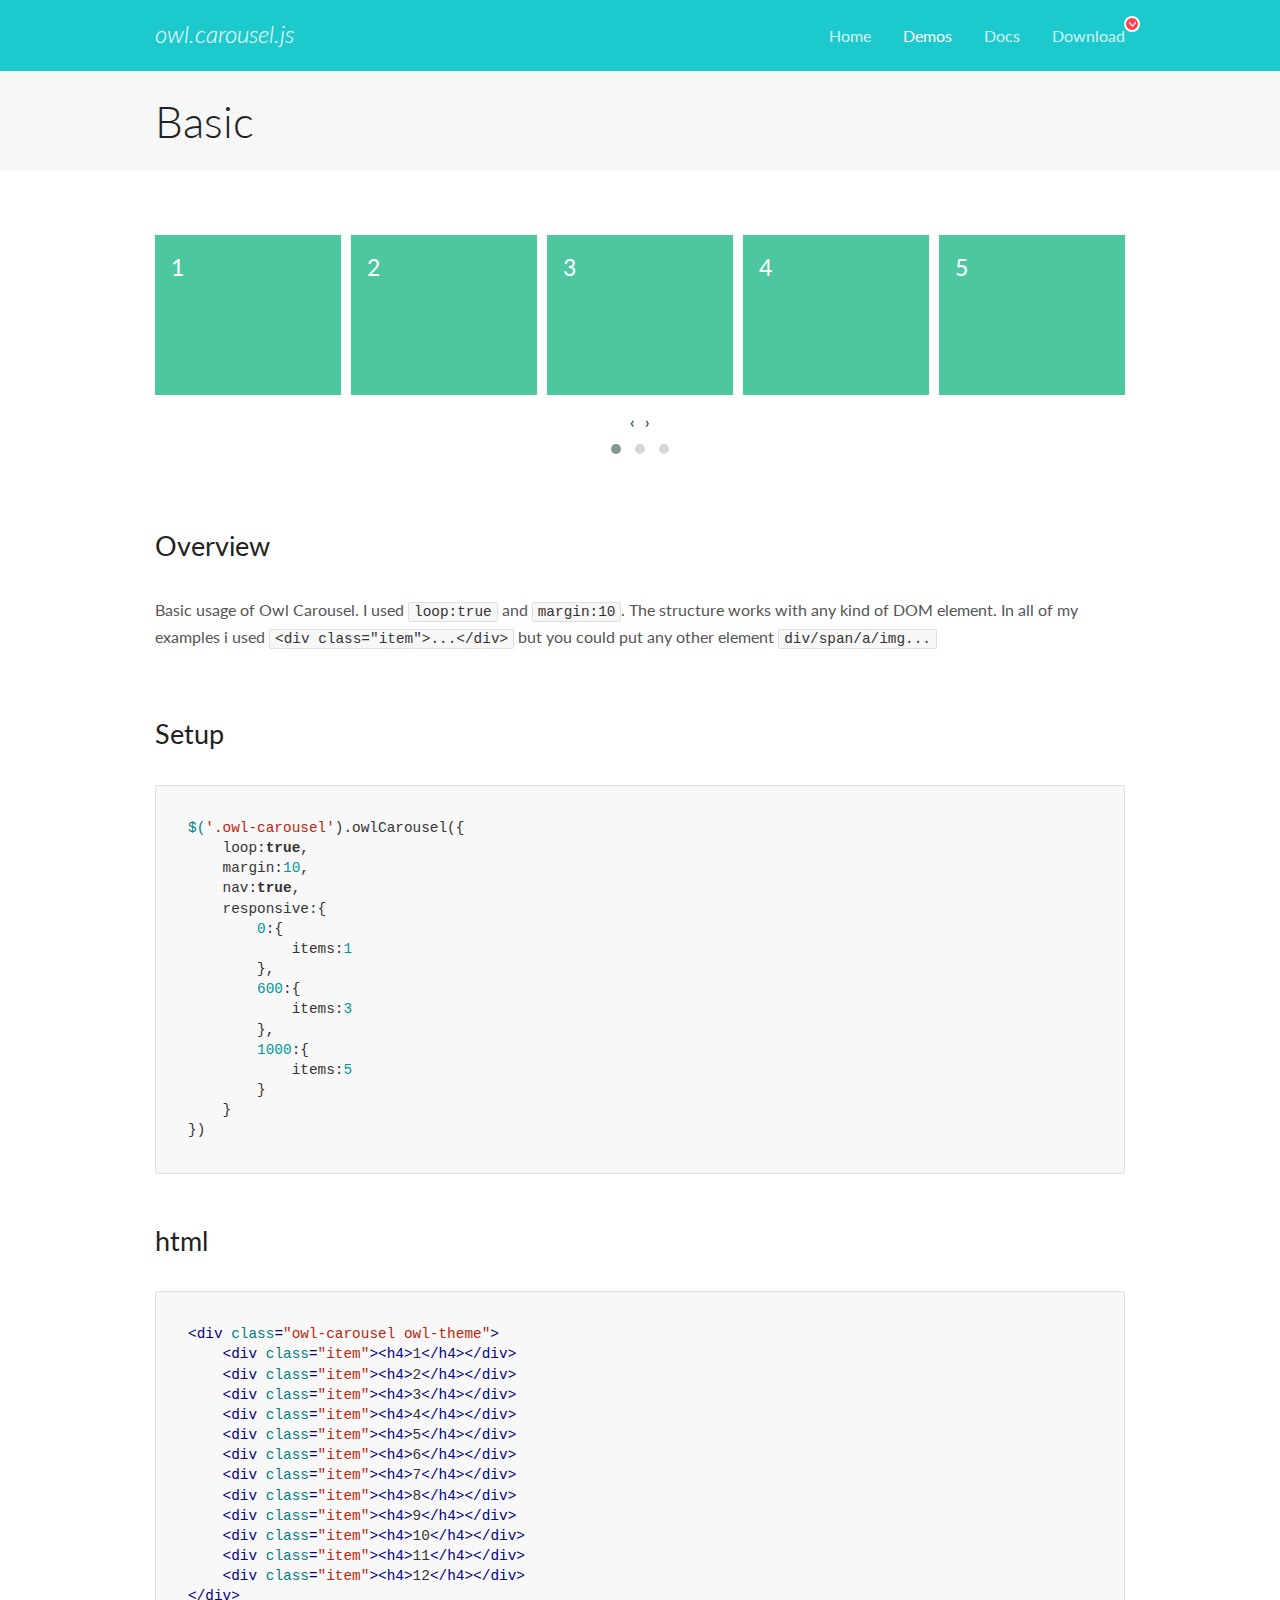
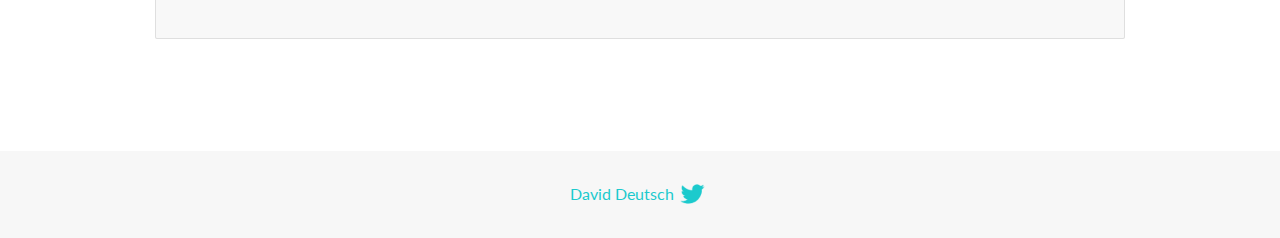
<file: owl/docs/demos/basic.html>
<!DOCTYPE html>
<html lang="en">
  <head>

    <!-- head -->
    <meta charset="utf-8">
    <meta name="msapplication-tap-highlight" content="no" />
    <meta name="viewport" content="width=device-width, initial-scale=1.0" />
    <meta name="description" content="Basic usage demo">
    <meta name="author" content="David Deutsch">
    <title>
      Basic Demo | Owl Carousel | 2.3.4
    </title>

    <!-- Stylesheets -->
    <link href='https://fonts.googleapis.com/css?family=Lato:300,400,700,400italic,300italic' rel='stylesheet' type='text/css'>
    <link rel="stylesheet" href="../assets/css/docs.theme.min.css">

    <!-- Owl Stylesheets -->
    <link rel="stylesheet" href="../assets/owlcarousel/assets/owl.carousel.min.css">
    <link rel="stylesheet" href="../assets/owlcarousel/assets/owl.theme.default.min.css">

    <!-- HTML5 shim and Respond.js IE8 support of HTML5 elements and media queries -->

    <!--[if lt IE 9]>
      <script src="https://oss.maxcdn.com/libs/html5shiv/3.7.0/html5shiv.js"></script>
      <script src="https://oss.maxcdn.com/libs/respond.js/1.3.0/respond.min.js"></script>
    <![endif]-->

    <!-- Favicons -->
    <link rel="apple-touch-icon-precomposed" sizes="144x144" href="../assets/ico/apple-touch-icon-144-precomposed.png">
    <link rel="shortcut icon" href="../assets/ico/favicon.png">
    <link rel="shortcut icon" href="favicon.ico">

    <!-- Yeah i know js should not be in header. Its required for demos.-->

    <!-- javascript -->
    <script src="../assets/vendors/jquery.min.js"></script>
    <script src="../assets/owlcarousel/owl.carousel.js"></script>
  </head>
  <body>

    <!-- header -->
    <header class="header">
      <div class="row">
        <div class="large-12 columns">
          <div class="brand left">
            <h3>
              <a href="/OwlCarousel2/">owl.carousel.js</a> 
            </h3>
          </div>
          <a id="toggle-nav" class="right">
            <span></span> <span></span> <span></span> 
          </a> 
          <div class="nav-bar">
            <ul class="clearfix">
              <li> <a href="/OwlCarousel2/index.html">Home</a>  </li>
              <li class="active">
                <a href="/OwlCarousel2/demos/demos.html">Demos</a> 
              </li>
              <li> <a href="/OwlCarousel2/docs/started-welcome.html">Docs</a>  </li>
              <li>
                <a href="https://github.com/OwlCarousel2/OwlCarousel2/archive/2.3.4.zip">Download</a> 
                <span class="download"></span> 
              </li>
            </ul>
          </div>
        </div>
      </div>
    </header>

    <!-- title -->
    <section class="title">
      <div class="row">
        <div class="large-12 columns">
          <h1>Basic</h1>
        </div>
      </div>
    </section>

    <!--  Demos -->
    <section id="demos">
      <div class="row">
        <div class="large-12 columns">
          <div class="owl-carousel owl-theme">
            <div class="item">
              <h4>1</h4>
            </div>
            <div class="item">
              <h4>2</h4>
            </div>
            <div class="item">
              <h4>3</h4>
            </div>
            <div class="item">
              <h4>4</h4>
            </div>
            <div class="item">
              <h4>5</h4>
            </div>
            <div class="item">
              <h4>6</h4>
            </div>
            <div class="item">
              <h4>7</h4>
            </div>
            <div class="item">
              <h4>8</h4>
            </div>
            <div class="item">
              <h4>9</h4>
            </div>
            <div class="item">
              <h4>10</h4>
            </div>
            <div class="item">
              <h4>11</h4>
            </div>
            <div class="item">
              <h4>12</h4>
            </div>
          </div>
          <h3 id="overview">Overview</h3>
          <p>Basic usage of Owl Carousel. I used <code>loop:true</code> and <code>margin:10</code>. The structure works with any kind of DOM element. In all of my examples i used <code>&lt;div class=&quot;item&quot;&gt;...&lt;/div&gt;</code> but you could
            put any other element <code>div/span/a/img...</code></p>
          <h3 id="setup">Setup</h3>
          <pre><code>$(&#39;.owl-carousel&#39;).owlCarousel({
    loop:true,
    margin:10,
    nav:true,
    responsive:{
        0:{
            items:1
        },
        600:{
            items:3
        },
        1000:{
            items:5
        }
    }
})</code></pre>
          <h3 id="html">html</h3>
          <pre><code>&lt;div class=&quot;owl-carousel owl-theme&quot;&gt;
    &lt;div class=&quot;item&quot;&gt;&lt;h4&gt;1&lt;/h4&gt;&lt;/div&gt;
    &lt;div class=&quot;item&quot;&gt;&lt;h4&gt;2&lt;/h4&gt;&lt;/div&gt;
    &lt;div class=&quot;item&quot;&gt;&lt;h4&gt;3&lt;/h4&gt;&lt;/div&gt;
    &lt;div class=&quot;item&quot;&gt;&lt;h4&gt;4&lt;/h4&gt;&lt;/div&gt;
    &lt;div class=&quot;item&quot;&gt;&lt;h4&gt;5&lt;/h4&gt;&lt;/div&gt;
    &lt;div class=&quot;item&quot;&gt;&lt;h4&gt;6&lt;/h4&gt;&lt;/div&gt;
    &lt;div class=&quot;item&quot;&gt;&lt;h4&gt;7&lt;/h4&gt;&lt;/div&gt;
    &lt;div class=&quot;item&quot;&gt;&lt;h4&gt;8&lt;/h4&gt;&lt;/div&gt;
    &lt;div class=&quot;item&quot;&gt;&lt;h4&gt;9&lt;/h4&gt;&lt;/div&gt;
    &lt;div class=&quot;item&quot;&gt;&lt;h4&gt;10&lt;/h4&gt;&lt;/div&gt;
    &lt;div class=&quot;item&quot;&gt;&lt;h4&gt;11&lt;/h4&gt;&lt;/div&gt;
    &lt;div class=&quot;item&quot;&gt;&lt;h4&gt;12&lt;/h4&gt;&lt;/div&gt;
&lt;/div&gt;</code></pre>
          <script>
            $(document).ready(function() {
              var owl = $('.owl-carousel');
              owl.owlCarousel({
                margin: 10,
                nav: true,
                loop: true,
                responsive: {
                  0: {
                    items: 1
                  },
                  600: {
                    items: 3
                  },
                  1000: {
                    items: 5
                  }
                }
              })
            })
          </script>
        </div>
      </div>
    </section>

    <!-- footer -->
    <footer class="footer">
      <div class="row">
        <div class="large-12 columns">
          <h5>
            <a href="/OwlCarousel2/docs/support-contact.html">David Deutsch</a> 
            <a id="custom-tweet-button" href="https://twitter.com/share?url=https://github.com/OwlCarousel2/OwlCarousel2&text=Owl Carousel - This is so awesome! " target="_blank"></a> 
          </h5>
        </div>
      </div>
    </footer>

    <!-- vendors -->
    <script src="../assets/vendors/highlight.js"></script>
    <script src="../assets/js/app.js"></script>
  </body>
</html>
</file>
